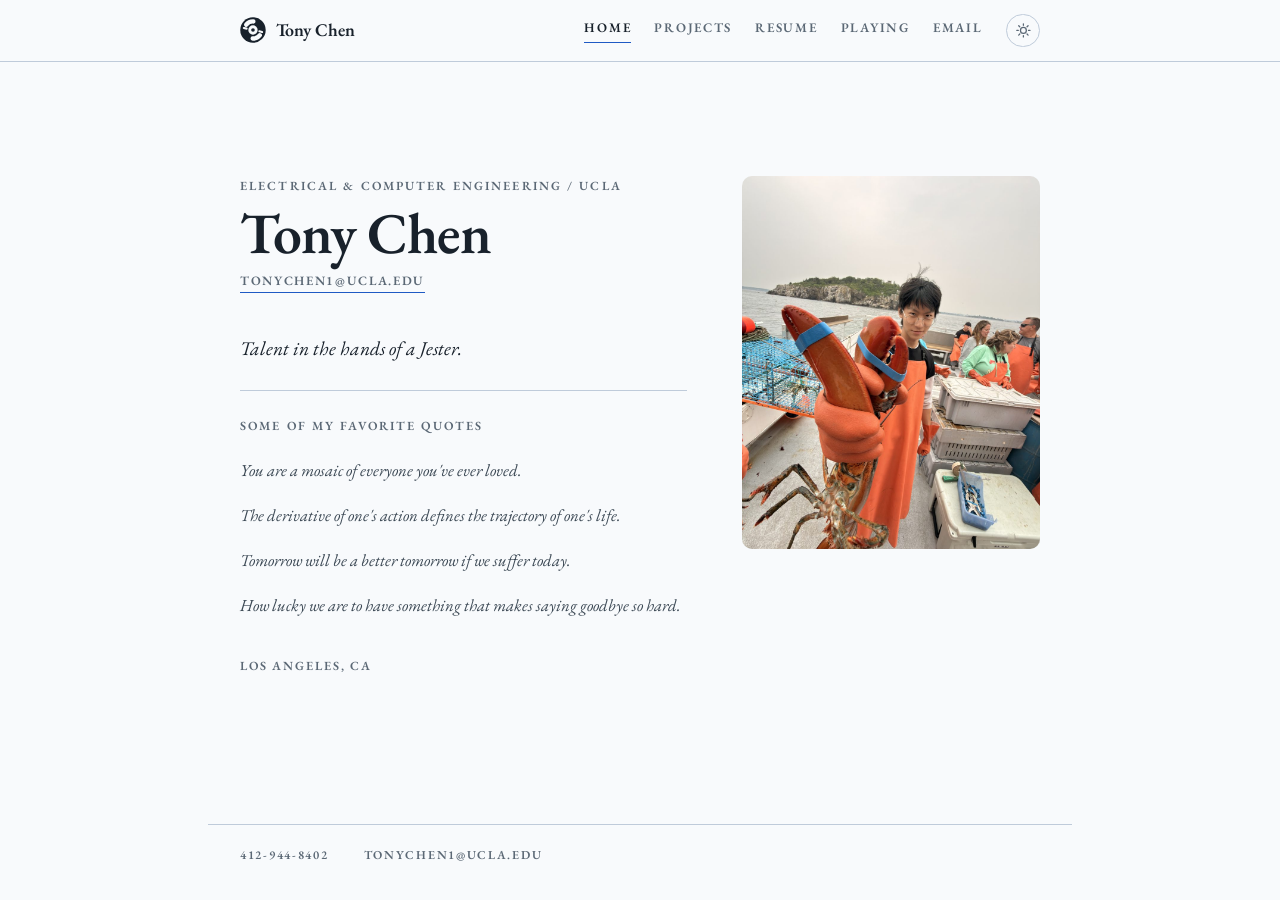
<file: index.html>
<!DOCTYPE html>
<html lang="en">
<head>
<meta charset="utf-8">
<meta name="viewport" content="width=device-width, initial-scale=1">
<title>Tony Chen</title>
<meta name="description" content="Tony Chen — electrical and computer engineering student at UCLA.">
<link rel="icon" href="favicon.svg" type="image/svg+xml">
<link rel="preconnect" href="https://fonts.googleapis.com">
<link rel="preconnect" href="https://fonts.gstatic.com" crossorigin>
<link href="https://fonts.googleapis.com/css2?family=EB+Garamond:ital,wght@0,400;0,500;0,600;1,400;1,600&display=swap" rel="stylesheet">
<link rel="stylesheet" href="style.css">
<script>
/* Set the theme before first paint so the page never flashes the wrong one. */
(function(){try{var t=localStorage.getItem('theme');if(!t)t=matchMedia('(prefers-color-scheme:dark)').matches?'dark':'light';document.documentElement.setAttribute('data-theme',t);}catch(e){document.documentElement.setAttribute('data-theme','light');}})();
</script>
</head>
<body class="home">

<header class="nav">
  <div class="nav-inner">
    <a class="brand" href="index.html">
      <svg viewBox="0 0 100 100" width="28" height="28" aria-hidden="true">
        <circle cx="50" cy="50" r="49" fill="var(--ink, #18212B)"/>
        <g stroke="var(--paper, #F8FAFC)" fill="none" stroke-linecap="round">
          <path stroke-width="17" d="M24 29.68 A33 33 0 0 1 51.15 17.02"/>
          <path stroke-width="8"  d="M25.55 44.8 L14.79 42.52"/>
          <path stroke-width="17" d="M76 70.32 A33 33 0 0 1 48.85 82.98"/>
          <path stroke-width="8"  d="M74.45 55.2 L85.21 57.48"/>
        </g>
        <circle cx="50" cy="50" r="18" fill="var(--paper, #F8FAFC)"/>
        <circle cx="50" cy="50" r="7" fill="var(--ink, #18212B)"/>
      </svg>
      <span>Tony Chen</span>
    </a>
    <nav class="nav-links">
      <a href="index.html" aria-current="page">Home</a>
      <a href="projects.html">Projects</a>
      <a href="resume.html">Resume</a>
      <a href="playlist.html">Playing</a>
      <a href="mailto:tonychen1@ucla.edu">Email</a>
    </nav>
    <button class="toggle" id="theme-toggle" type="button" aria-label="Switch theme">
      <svg class="sun" viewBox="0 0 24 24" width="17" height="17" fill="none" stroke="currentColor" stroke-width="1.8" stroke-linecap="round" aria-hidden="true">
        <circle cx="12" cy="12" r="4.2"/>
        <path d="M12 2.6v2.1M12 19.3v2.1M2.6 12h2.1M19.3 12h2.1M5.3 5.3l1.5 1.5M17.2 17.2l1.5 1.5M18.7 5.3l-1.5 1.5M6.8 17.2l-1.5 1.5"/>
      </svg>
      <svg class="moon" viewBox="0 0 24 24" width="17" height="17" fill="none" stroke="currentColor" stroke-width="1.8" stroke-linecap="round" stroke-linejoin="round" aria-hidden="true">
        <path d="M20 14.5A8.5 8.5 0 0 1 9.5 4a8.5 8.5 0 1 0 10.5 10.5z"/>
      </svg>
    </button>
  </div>
</header>

<main class="shell">
  <div class="home-grid">
    <div>
      <p class="label">Electrical &amp; Computer Engineering / UCLA</p>
      <h1>Tony Chen</h1>
      <p class="home-email"><a href="mailto:tonychen1@ucla.edu">tonychen1@ucla.edu</a></p>

      <p class="tagline">Talent in the hands of a Jester.</p>

      <hr>

      <p class="label">Some of my favorite quotes</p>
      <ul class="quotes">
        <li>You are a mosaic of everyone you've ever loved.</li>
        <li>The derivative of one's action defines the trajectory of one's life.</li>
        <li>Tomorrow will be a better tomorrow if we suffer today.</li>
        <li>How lucky we are to have something that makes saying goodbye so hard.</li>
      </ul>

      <p class="home-foot">Los Angeles, CA</p>
    </div>

    <div class="home-photo">
      <img class="portrait" src="img/portrait.jpg" alt="Tony Chen holding a lobster on a boat off the coast.">
    </div>
  </div>
</main>

<footer class="contact">
  <a href="tel:+14129448402">412-944-8402</a>
  <a href="mailto:tonychen1@ucla.edu">tonychen1@ucla.edu</a>
</footer>

<script src="site.js"></script>
</body>
</html>
</file>
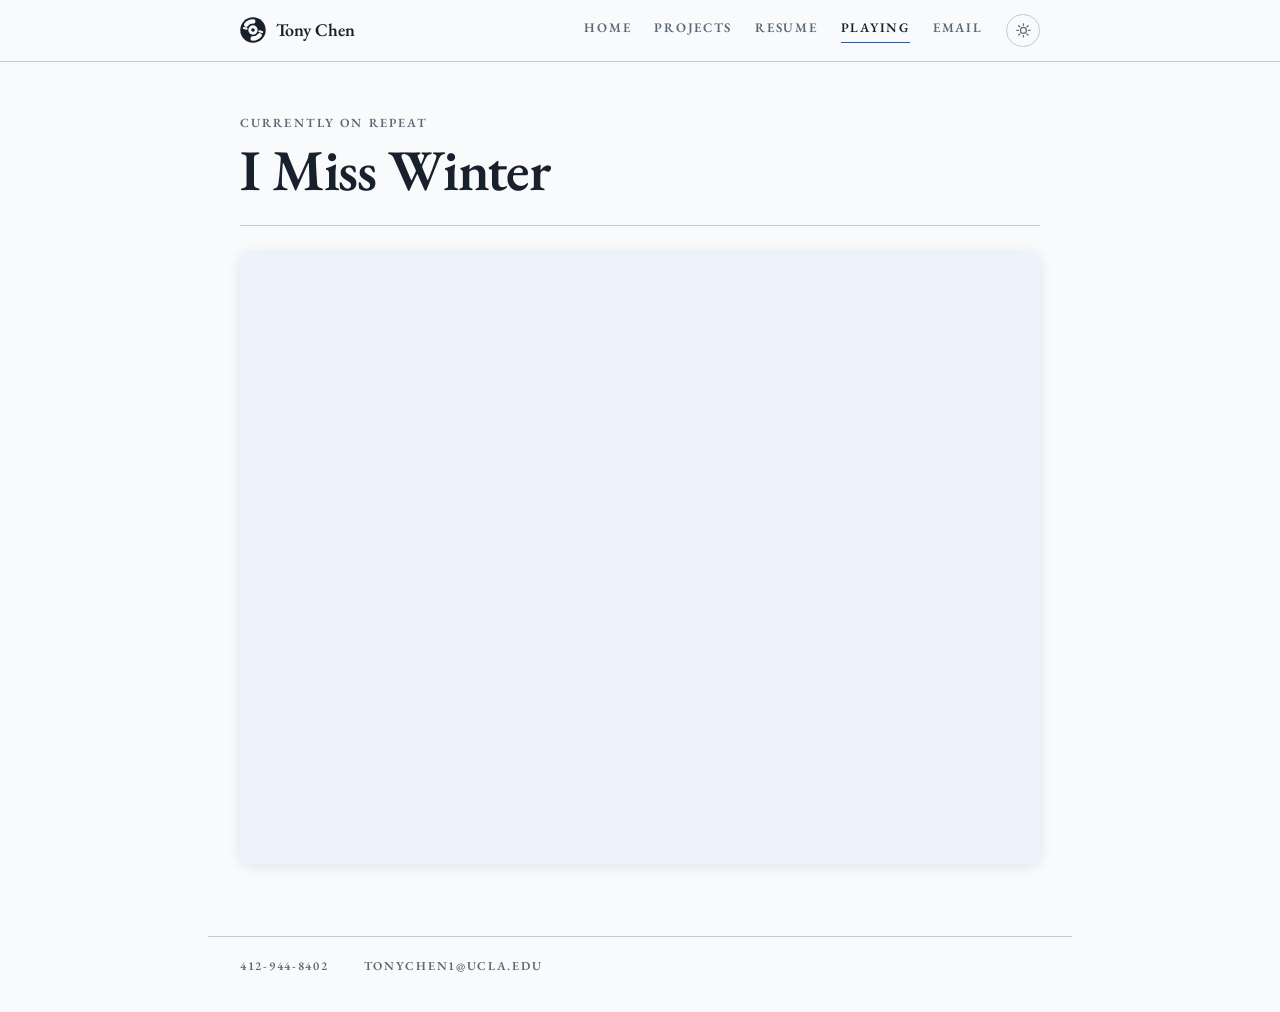
<file: playlist.html>
<!DOCTYPE html>
<html lang="en">
<head>
<meta charset="utf-8">
<meta name="viewport" content="width=device-width, initial-scale=1">
<title>I Miss Winter — Tony Chen</title>
<meta name="description" content="What Tony Chen is listening to.">
<link rel="icon" href="favicon.svg" type="image/svg+xml">
<link rel="preconnect" href="https://fonts.googleapis.com">
<link rel="preconnect" href="https://fonts.gstatic.com" crossorigin>
<link href="https://fonts.googleapis.com/css2?family=EB+Garamond:ital,wght@0,400;0,500;0,600;1,400;1,600&display=swap" rel="stylesheet">
<link rel="stylesheet" href="style.css">
<script>
(function(){try{var t=localStorage.getItem('theme');if(!t)t=matchMedia('(prefers-color-scheme:dark)').matches?'dark':'light';document.documentElement.setAttribute('data-theme',t);}catch(e){document.documentElement.setAttribute('data-theme','light');}})();
</script>
<style>
  .embed iframe { height: clamp(420px, 68vh, 680px); }
</style>
</head>
<body>

<header class="nav">
  <div class="nav-inner">
    <a class="brand" href="index.html">
      <svg viewBox="0 0 100 100" width="28" height="28" aria-hidden="true">
        <circle cx="50" cy="50" r="49" fill="var(--ink, #18212B)"/>
        <g stroke="var(--paper, #F8FAFC)" fill="none" stroke-linecap="round">
          <path stroke-width="17" d="M24 29.68 A33 33 0 0 1 51.15 17.02"/>
          <path stroke-width="8"  d="M25.55 44.8 L14.79 42.52"/>
          <path stroke-width="17" d="M76 70.32 A33 33 0 0 1 48.85 82.98"/>
          <path stroke-width="8"  d="M74.45 55.2 L85.21 57.48"/>
        </g>
        <circle cx="50" cy="50" r="18" fill="var(--paper, #F8FAFC)"/>
        <circle cx="50" cy="50" r="7" fill="var(--ink, #18212B)"/>
      </svg>
      <span>Tony Chen</span>
    </a>
    <nav class="nav-links">
      <a href="index.html">Home</a>
      <a href="projects.html">Projects</a>
      <a href="resume.html">Resume</a>
      <a href="playlist.html" aria-current="page">Playing</a>
      <a href="mailto:tonychen1@ucla.edu">Email</a>
    </nav>
    <button class="toggle" id="theme-toggle" type="button" aria-label="Switch theme">
      <svg class="sun" viewBox="0 0 24 24" width="17" height="17" fill="none" stroke="currentColor" stroke-width="1.8" stroke-linecap="round" aria-hidden="true">
        <circle cx="12" cy="12" r="4.2"/>
        <path d="M12 2.6v2.1M12 19.3v2.1M2.6 12h2.1M19.3 12h2.1M5.3 5.3l1.5 1.5M17.2 17.2l1.5 1.5M18.7 5.3l-1.5 1.5M6.8 17.2l-1.5 1.5"/>
      </svg>
      <svg class="moon" viewBox="0 0 24 24" width="17" height="17" fill="none" stroke="currentColor" stroke-width="1.8" stroke-linecap="round" stroke-linejoin="round" aria-hidden="true">
        <path d="M20 14.5A8.5 8.5 0 0 1 9.5 4a8.5 8.5 0 1 0 10.5 10.5z"/>
      </svg>
    </button>
  </div>
</header>

<main class="shell">

  <p class="label">Currently on repeat</p>
  <h1>I Miss Winter</h1>
  <hr>

  <div class="embed">
    <iframe
      src="https://open.spotify.com/embed/playlist/2M1GiEs6NqFZ9Oj4sjM3Sh?utm_source=generator"
      title="Spotify playlist"
      allow="autoplay; clipboard-write; encrypted-media; fullscreen; picture-in-picture"
      allowfullscreen
      loading="lazy"></iframe>
  </div>


</main>

<footer class="contact">
  <a href="tel:+14129448402">412-944-8402</a>
  <a href="mailto:tonychen1@ucla.edu">tonychen1@ucla.edu</a>
</footer>

<script src="site.js"></script>
</body>
</html>
</file>
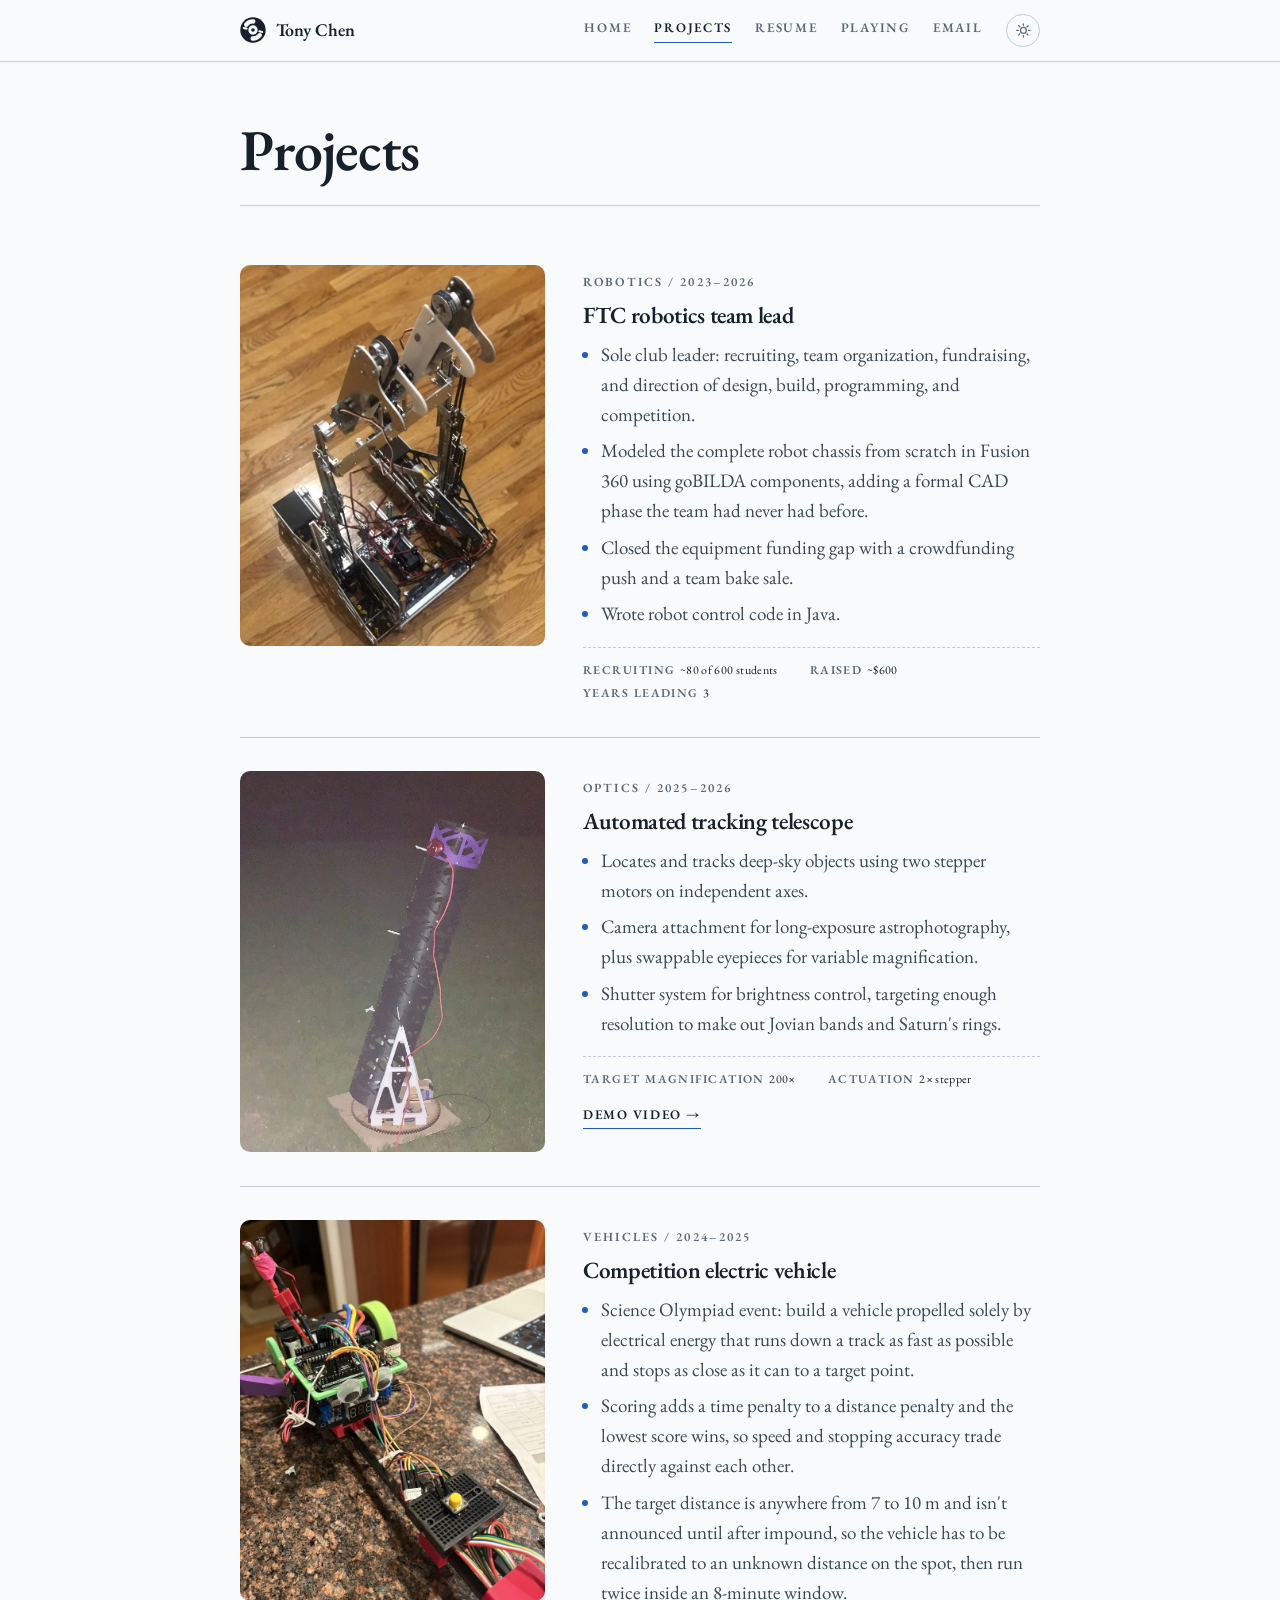
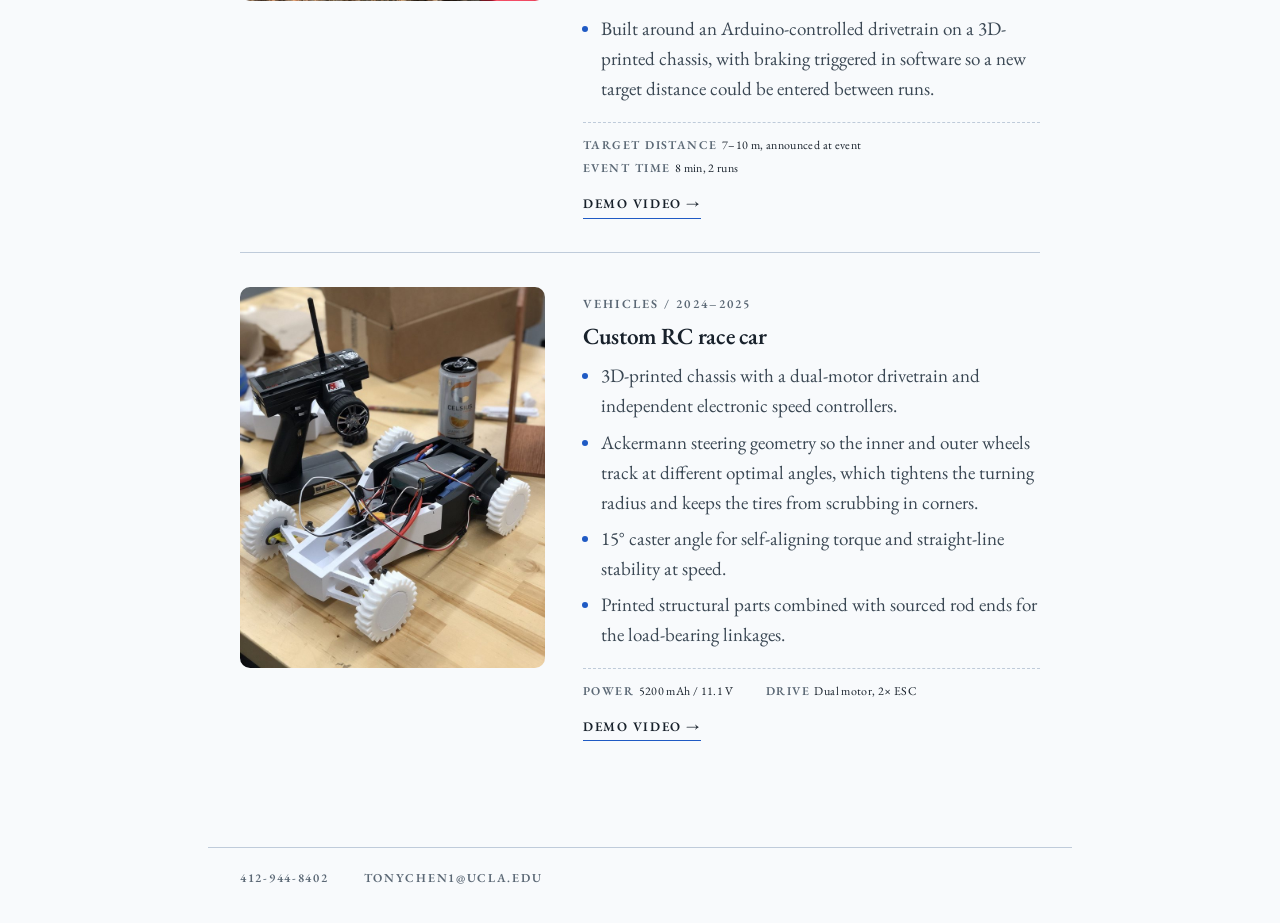
<file: projects.html>
<!DOCTYPE html>
<html lang="en">
<head>
<meta charset="utf-8">
<meta name="viewport" content="width=device-width, initial-scale=1">
<title>Projects — Tony Chen</title>
<meta name="description" content="Engineering projects by Tony Chen — robotics, vehicles, and optics.">
<link rel="icon" href="favicon.svg" type="image/svg+xml">
<link rel="preconnect" href="https://fonts.googleapis.com">
<link rel="preconnect" href="https://fonts.gstatic.com" crossorigin>
<link href="https://fonts.googleapis.com/css2?family=EB+Garamond:ital,wght@0,400;0,500;0,600;1,400;1,600&display=swap" rel="stylesheet">
<link rel="stylesheet" href="style.css">
<script>
(function(){try{var t=localStorage.getItem('theme');if(!t)t=matchMedia('(prefers-color-scheme:dark)').matches?'dark':'light';document.documentElement.setAttribute('data-theme',t);}catch(e){document.documentElement.setAttribute('data-theme','light');}})();
</script>
</head>
<body>

<header class="nav">
  <div class="nav-inner">
    <a class="brand" href="index.html">
      <svg viewBox="0 0 100 100" width="28" height="28" aria-hidden="true">
        <circle cx="50" cy="50" r="49" fill="var(--ink, #18212B)"/>
        <g stroke="var(--paper, #F8FAFC)" fill="none" stroke-linecap="round">
          <path stroke-width="17" d="M24 29.68 A33 33 0 0 1 51.15 17.02"/>
          <path stroke-width="8"  d="M25.55 44.8 L14.79 42.52"/>
          <path stroke-width="17" d="M76 70.32 A33 33 0 0 1 48.85 82.98"/>
          <path stroke-width="8"  d="M74.45 55.2 L85.21 57.48"/>
        </g>
        <circle cx="50" cy="50" r="18" fill="var(--paper, #F8FAFC)"/>
        <circle cx="50" cy="50" r="7" fill="var(--ink, #18212B)"/>
      </svg>
      <span>Tony Chen</span>
    </a>
    <nav class="nav-links">
      <a href="index.html">Home</a>
      <a href="projects.html" aria-current="page">Projects</a>
      <a href="resume.html">Resume</a>
      <a href="playlist.html">Playing</a>
      <a href="mailto:tonychen1@ucla.edu">Email</a>
    </nav>
    <button class="toggle" id="theme-toggle" type="button" aria-label="Switch theme">
      <svg class="sun" viewBox="0 0 24 24" width="17" height="17" fill="none" stroke="currentColor" stroke-width="1.8" stroke-linecap="round" aria-hidden="true">
        <circle cx="12" cy="12" r="4.2"/>
        <path d="M12 2.6v2.1M12 19.3v2.1M2.6 12h2.1M19.3 12h2.1M5.3 5.3l1.5 1.5M17.2 17.2l1.5 1.5M18.7 5.3l-1.5 1.5M6.8 17.2l-1.5 1.5"/>
      </svg>
      <svg class="moon" viewBox="0 0 24 24" width="17" height="17" fill="none" stroke="currentColor" stroke-width="1.8" stroke-linecap="round" stroke-linejoin="round" aria-hidden="true">
        <path d="M20 14.5A8.5 8.5 0 0 1 9.5 4a8.5 8.5 0 1 0 10.5 10.5z"/>
      </svg>
    </button>
  </div>
</header>

<main class="shell">

  <h1>Projects</h1>
  <hr>

  <article class="entry">
    <img src="img/robot.jpg" alt="FIRST Tech Challenge competition robot with a lift assembly and goBILDA structural framing.">
    <div>
      <span class="label">Robotics / 2023&ndash;2026</span>
      <h3>FTC robotics team lead</h3>
      <ul>
        <li>Sole club leader: recruiting, team organization, fundraising, and direction of design, build, programming, and competition.</li>
        <li>Modeled the complete robot chassis from scratch in Fusion 360 using goBILDA components, adding a formal CAD phase the team had never had before.</li>
        <li>Closed the equipment funding gap with a crowdfunding push and a team bake sale.</li>
        <li>Wrote robot control code in Java.</li>
      </ul>
      <div class="specs">
        <span>Recruiting <b>~80 of 600 students</b></span>
        <span>Raised <b>~$600</b></span>
        <span>Years leading <b>3</b></span>
      </div>
    </div>
  </article>

  <article class="entry">
    <img src="img/telescope.jpg" alt="Assembled telescope on a 3D-printed mount, set up outdoors at night.">
    <div>
      <span class="label">Optics / 2025&ndash;2026</span>
      <h3>Automated tracking telescope</h3>
      <ul>
        <li>Locates and tracks deep-sky objects using two stepper motors on independent axes.</li>
        <li>Camera attachment for long-exposure astrophotography, plus swappable eyepieces for variable magnification.</li>
        <li>Shutter system for brightness control, targeting enough resolution to make out Jovian bands and Saturn's rings.</li>
      </ul>
      <div class="specs">
        <span>Target magnification <b>200&times;</b></span>
        <span>Actuation <b>2&times; stepper</b></span>
      </div>
      <div class="links">
        <a href="https://youtu.be/xhbwFlvtT5A" target="_blank" rel="noopener">Demo video &rarr;</a>
      </div>
    </div>
  </article>

  <article class="entry">
    <img src="img/electric-vehicle.jpg" alt="Science Olympiad electric vehicle with an Arduino, ultrasonic sensors, and a breadboard trigger.">
    <div>
      <span class="label">Vehicles / 2024&ndash;2025</span>
      <h3>Competition electric vehicle</h3>
      <ul>
        <li>Science Olympiad event: build a vehicle propelled solely by electrical energy that runs down a track as fast as possible and stops as close as it can to a target point.</li>
        <li>Scoring adds a time penalty to a distance penalty and the lowest score wins, so speed and stopping accuracy trade directly against each other.</li>
        <li>The target distance is anywhere from 7 to 10 m and isn't announced until after impound, so the vehicle has to be recalibrated to an unknown distance on the spot, then run twice inside an 8-minute window.</li>
        <li>Built around an Arduino-controlled drivetrain on a 3D-printed chassis, with braking triggered in software so a new target distance could be entered between runs.</li>
      </ul>
      <div class="specs">
        <span>Target distance <b>7&ndash;10 m, announced at event</b></span>
        <span>Event time <b>8 min, 2 runs</b></span>
      </div>
      <div class="links">
        <a href="https://drive.google.com/file/d/1RtUrmI0YmZCQCtqMsQpOHI7k_l0MRiXb/view?usp=sharing" target="_blank" rel="noopener">Demo video &rarr;</a>
      </div>
    </div>
  </article>

  <article class="entry">
    <img src="img/rc-car.jpg" alt="3D-printed remote-controlled race car with exposed drivetrain, battery, and transmitter alongside.">
    <div>
      <span class="label">Vehicles / 2024&ndash;2025</span>
      <h3>Custom RC race car</h3>
      <ul>
        <li>3D-printed chassis with a dual-motor drivetrain and independent electronic speed controllers.</li>
        <li>Ackermann steering geometry so the inner and outer wheels track at different optimal angles, which tightens the turning radius and keeps the tires from scrubbing in corners.</li>
        <li>15&deg; caster angle for self-aligning torque and straight-line stability at speed.</li>
        <li>Printed structural parts combined with sourced rod ends for the load-bearing linkages.</li>
      </ul>
      <div class="specs">
        <span>Power <b>5200 mAh / 11.1 V</b></span>
        <span>Drive <b>Dual motor, 2&times; ESC</b></span>
      </div>
      <div class="links">
        <a href="https://youtube.com/shorts/yLrg4YMiRGs" target="_blank" rel="noopener">Demo video &rarr;</a>
      </div>
    </div>
  </article>


</main>

<footer class="contact">
  <a href="tel:+14129448402">412-944-8402</a>
  <a href="mailto:tonychen1@ucla.edu">tonychen1@ucla.edu</a>
</footer>

<script src="site.js"></script>
</body>
</html>
</file>
<file: style.css>
/* ---------------------------------------------------------------
   Tony Chen — shared styles
   Theme tokens. The no-flash script in each page's <head> resolves
   the system preference into an explicit data-theme attribute, so
   only these two states ever apply.
   --------------------------------------------------------------- */

:root {
  --paper:   #F8FAFC;
  --surface: #EDF3FC;
  --ink:     #18212B;
  --body:    #3B4854;
  --graphite:#5B6875;
  --rule:    #BFCBDA;
  --accent:  #1F5AC4;
  --shadow:  rgba(24, 33, 43, .10);

  --serif: "EB Garamond", Garamond, "Times New Roman", serif;
  --shell: 54rem;
  --radius: 10px;
}

:root[data-theme="dark"] {
  --paper:   #101822;
  --surface: #18212C;
  --ink:     #E9EFF6;
  --body:    #BCC8D5;
  --graphite:#8C99A7;
  --rule:    #2B3744;
  --accent:  #8FB6F5;
  --shadow:  rgba(0, 0, 0, .45);
}

*, *::before, *::after { box-sizing: border-box; }

html { -webkit-text-size-adjust: 100%; }

body {
  margin: 0;
  background: var(--paper);
  color: var(--ink);
  font-family: var(--serif);
  font-size: 19px;          /* Garamond runs small; this reads like 16-17px sans */
  line-height: 1.58;
  -webkit-font-smoothing: antialiased;
  text-rendering: optimizeLegibility;
}

a { color: var(--accent); text-underline-offset: 3px; }
a:focus-visible, button:focus-visible {
  outline: 2.5px solid var(--accent);
  outline-offset: 3px;
  border-radius: 2px;
}

/* ---------------- shared small-caps label ---------------- */

.label {
  font-size: .78rem;
  font-weight: 600;
  letter-spacing: .17em;
  text-transform: uppercase;
  color: var(--graphite);
  margin: 0;
}

/* ---------------- top navigation bar ---------------- */

.nav {
  position: sticky;
  top: 0;
  z-index: 10;
  background: var(--paper);
  border-bottom: 1px solid var(--rule);
}

.nav-inner {
  max-width: var(--shell);
  margin: 0 auto;
  padding: .85rem clamp(1.1rem, 5vw, 2rem);
  display: flex;
  align-items: center;
  gap: 1rem 1.5rem;
  flex-wrap: wrap;
}

/* Brand left, links and toggle pushed right. */
.brand { margin-right: auto; }

.brand {
  display: inline-flex;
  align-items: center;
  gap: .6rem;
  text-decoration: none;
  color: var(--ink);
  font-size: 1.12rem;
  font-weight: 600;
  letter-spacing: -.005em;
  white-space: nowrap;
}
.brand:hover { color: var(--accent); }

.brand svg { width: 1.45em; height: 1.45em; display: block; flex: none; }

.nav-links {
  display: flex;
  align-items: center;
  gap: .4rem 1.45rem;
  flex-wrap: wrap;
}

.nav-links a {
  font-size: .82rem;
  font-weight: 600;
  letter-spacing: .13em;
  text-transform: uppercase;
  text-decoration: none;
  color: var(--graphite);
  padding-bottom: .18rem;
  border-bottom: 1.5px solid transparent;
}
.nav-links a:hover { color: var(--ink); }
.nav-links a[aria-current="page"] {
  color: var(--ink);
  border-bottom-color: var(--accent);
}

/* theme toggle */
.toggle {
  display: inline-flex;
  align-items: center;
  justify-content: center;
  width: 2.1rem;
  height: 2.1rem;
  padding: 0;
  border: 1px solid var(--rule);
  border-radius: 50%;
  background: transparent;
  color: var(--graphite);
  cursor: pointer;
}
.toggle:hover { color: var(--ink); border-color: var(--graphite); }
.toggle svg { width: 1.05rem; height: 1.05rem; display: block; }
.toggle .moon { display: none; }
:root[data-theme="dark"] .toggle .sun  { display: none; }
:root[data-theme="dark"] .toggle .moon { display: block; }

/* ---------------- page shell ---------------- */

.shell {
  max-width: var(--shell);
  margin: 0 auto;
  padding: clamp(2rem, 5vw, 3.2rem) clamp(1.1rem, 5vw, 2rem) clamp(3rem, 6vw, 4.5rem);
}

h1 {
  font-size: clamp(2.3rem, 6.5vw, 3.6rem);
  font-weight: 600;
  line-height: 1.02;
  letter-spacing: -.02em;
  margin: .5rem 0 0;
}

hr {
  border: none;
  border-top: 1px solid var(--rule);
  margin: 1.6rem 0;
}

/* ---------------- home ---------------- */

/* The home page is short, so centre it in the viewport instead of
   leaving a tall empty strip under it. */
body.home { min-height: 100vh; display: flex; flex-direction: column; }
body.home .nav { flex: none; }
body.home .shell { flex: 1 1 auto; display: flex; align-items: center; width: 100%; }
body.home .home-grid { width: 100%; }

.home-grid {
  display: grid;
  grid-template-columns: 1.2fr .8fr;
  gap: clamp(1.8rem, 5vw, 3.4rem);
  align-items: start;
}

.bio {
  font-size: 1.07rem;
  color: var(--body);
  max-width: 34em;
  margin: 0 0 1rem;
}
.bio:last-of-type { margin-bottom: 0; }

.tagline {
  font-size: 1.22rem;
  font-style: italic;
  color: var(--ink);
  margin: 2.6rem 0 0;
}

/* Quotes: no markers and no left rule, so they read as separate lines
   rather than a list. Space between them does the separating. */
.quotes {
  list-style: none;
  margin: 1.3rem 0 0;
  padding: 0;
  max-width: 34em;
}
.quotes li {
  font-size: 1.05rem;
  font-style: italic;
  color: var(--body);
  margin-bottom: 1.15rem;
}
.quotes li:last-child { margin-bottom: 0; }

.portrait {
  width: 100%;
  display: block;
  aspect-ratio: 4 / 5;
  object-fit: cover;
  border-radius: var(--radius);
}

.home-foot {
  margin-top: 2.4rem;
  font-size: .78rem;
  font-weight: 600;
  letter-spacing: .15em;
  text-transform: uppercase;
  color: var(--graphite);
}

/* Email sitting directly under the name. */
.home-email {
  margin: .55rem 0 0;
  font-size: .8rem;
  font-weight: 600;
  letter-spacing: .13em;
  text-transform: uppercase;
}
.home-email a {
  color: var(--graphite);
  text-decoration: none;
  border-bottom: 1.5px solid var(--accent);
  padding-bottom: .16rem;
}
.home-email a:hover { color: var(--ink); }

/* ---------------- contact footer (every page) ---------------- */

.contact {
  /* width:100% matters on the home page: auto side margins on a column
     flex child cancel stretch, so without it the bar shrinks to its text. */
  width: 100%;
  max-width: var(--shell);
  margin: 0 auto;
  padding: 1.3rem clamp(1.1rem, 5vw, 2rem) 2.2rem;
  border-top: 1px solid var(--rule);
  display: flex;
  flex-wrap: wrap;
  gap: .35rem 2.2rem;
  font-size: .76rem;
  font-weight: 600;
  letter-spacing: .14em;
  text-transform: uppercase;
}
.contact a { color: var(--graphite); text-decoration: none; }
.contact a:hover { color: var(--ink); }

/* ---------------- section headings ---------------- */

h2.sec {
  font-size: .82rem;
  font-weight: 600;
  letter-spacing: .17em;
  text-transform: uppercase;
  color: var(--graphite);
  border-bottom: 1px solid var(--ink);
  padding-bottom: .55rem;
  margin: 3rem 0 0;
}

/* ---------------- project entries ---------------- */

.entry {
  display: grid;
  grid-template-columns: minmax(0, .8fr) minmax(0, 1.2fr);
  gap: clamp(1.3rem, 3.5vw, 2.4rem);
  align-items: start;
  border-top: 1px solid var(--rule);
  padding: 2.1rem 0;
}
.entry:first-of-type { border-top: none; }

.entry img {
  width: 100%;
  display: block;
  aspect-ratio: 4 / 5;
  object-fit: cover;
  border-radius: var(--radius);
}

.entry h3 {
  font-size: 1.45rem;
  font-weight: 600;
  letter-spacing: -.015em;
  line-height: 1.12;
  margin: .4rem 0 .75rem;
}

.entry ul { margin: 0; padding-left: 1.1rem; }
.entry li { margin-bottom: .4rem; color: var(--body); }
.entry li::marker { color: var(--accent); }

.specs {
  margin-top: 1.1rem;
  padding-top: .8rem;
  border-top: 1px dashed var(--rule);
  display: flex;
  flex-wrap: wrap;
  gap: .3rem 2rem;
}
.specs span {
  font-size: .75rem;
  font-weight: 600;
  letter-spacing: .12em;
  text-transform: uppercase;
  color: var(--graphite);
}
.specs b {
  color: var(--ink);
  font-weight: 400;
  letter-spacing: .03em;
  text-transform: none;
}

.links { margin-top: 1rem; display: flex; flex-wrap: wrap; gap: .5rem 1.5rem; }
.links a {
  font-size: .82rem;
  font-weight: 600;
  letter-spacing: .12em;
  text-transform: uppercase;
  text-decoration: none;
  color: var(--ink);
  border-bottom: 1.5px solid var(--accent);
  padding-bottom: .16rem;
}
.links a:hover { color: var(--accent); }

.close {
  border-top: 1px solid var(--ink);
  padding-top: 1.6rem;
  margin-top: 2.6rem;
  color: var(--body);
}

/* ---------------- resume viewer ---------------- */

.bar {
  display: flex;
  flex-wrap: wrap;
  gap: .6rem 1.6rem;
  justify-content: space-between;
  align-items: baseline;
  margin-bottom: 1.3rem;
}
.bar a {
  font-size: .82rem;
  font-weight: 600;
  letter-spacing: .12em;
  text-transform: uppercase;
  text-decoration: none;
  color: var(--ink);
  border-bottom: 1.5px solid var(--accent);
  padding-bottom: .16rem;
}
.bar a:hover { color: var(--accent); }

#pages canvas {
  display: block;
  width: 100%;
  height: auto;
  margin-bottom: 1rem;
  border-radius: var(--radius);
  background: #fff;
  box-shadow: 0 2px 14px var(--shadow);
}
#pages canvas:last-child { margin-bottom: 0; }

.note {
  font-size: .95rem;
  color: var(--graphite);
  text-align: center;
  padding: 3rem 1rem;
  border: 1px solid var(--rule);
  border-radius: var(--radius);
  background: var(--surface);
}

/* ---------------- playlist ---------------- */

.embed {
  border-radius: 12px;
  overflow: hidden;
  box-shadow: 0 2px 14px var(--shadow);
  background: var(--surface);
  min-height: 420px;
}
.embed iframe { display: block; width: 100%; border: none; }

/* ---------------- responsive ---------------- */

@media (max-width: 760px) {
  body { font-size: 18px; }
  .home-grid { grid-template-columns: 1fr; }
  .home-photo { order: -1; }
  .portrait { aspect-ratio: 3 / 2; }
  .entry { grid-template-columns: 1fr; gap: 1.3rem; }
  .entry img { aspect-ratio: 3 / 2; }
  /* Let the bar scroll away on phones instead of holding two rows
     of links against the top of a short screen. */
  .nav { position: static; }
  .nav-inner { padding-top: .6rem; padding-bottom: .6rem; gap: .5rem 1rem; }
  /* Row 1: brand and toggle. Row 2: the links, full width. */
  .brand  { order: 1; }
  .toggle { order: 2; }
  .nav-links { order: 3; flex-basis: 100%; }
  .nav-links { gap: .3rem 1rem; }
  .nav-links a { font-size: .74rem; letter-spacing: .09em; }
  .brand { font-size: 1.02rem; }
  .toggle { width: 1.85rem; height: 1.85rem; }
  .toggle svg { width: .95rem; height: .95rem; }
}

@media (max-width: 440px) {
  /* Below this the wordmark is what pushes the links onto a third row. */
  .brand span { position: absolute; width: 1px; height: 1px; overflow: hidden; clip-path: inset(50%); }
  .brand svg { width: 1.7em; height: 1.7em; }
}

@media (prefers-reduced-motion: reduce) {
  * { transition: none !important; animation: none !important; }
}
</file>
